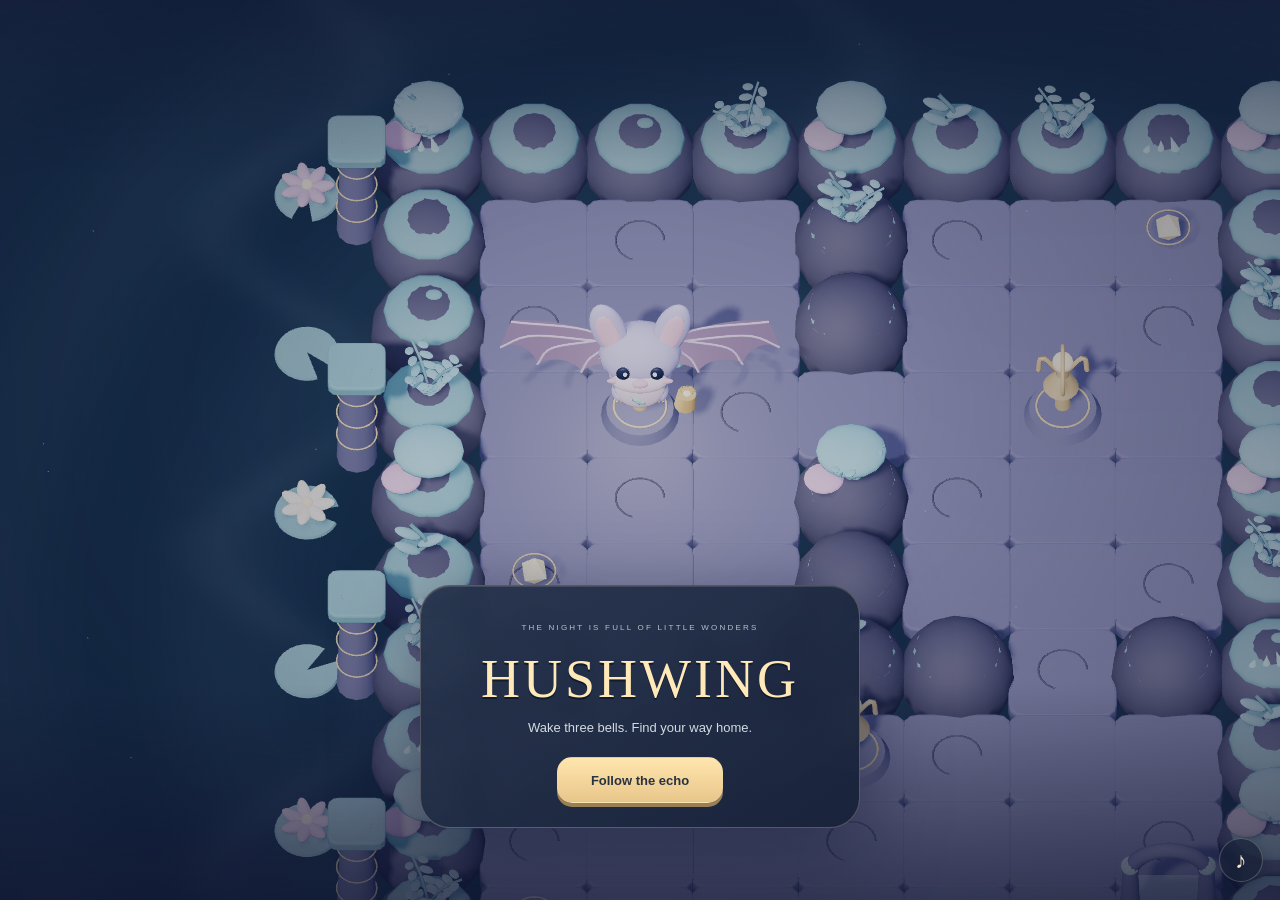
<file: index-source.html>
<!doctype html><html lang="en"><head><meta charset="utf-8"><meta name="viewport" content="width=device-width,initial-scale=1,viewport-fit=cover"><meta name="theme-color" content="#151c36"><meta name="description" content="A tiny bat. A forgotten garden. Echo your way through six living nocturnal dioramas."><title>Hushwing</title><link rel="icon" href="icon.svg"><link rel="stylesheet" href="style.css"></head><body>
<main id="app" data-mode="boot"><div id="world" role="img" aria-label="A miniature moonlit grotto with a flying bat, echo waves and bell lanterns"></div><div id="vignette"></div>
<header id="hud" hidden><div class="name"><span id="chapter"></span><strong id="place"></strong></div><div class="counts"><span id="bells" aria-live="polite"><svg viewBox="0 0 20 24" aria-hidden="true"><path d="M3 16h14l-2-3V8a5 5 0 0 0-10 0v5zM8 20q2 3 4 0M10 1v2"/></svg><b id="bell-count">0/3</b></span><span id="moons">◇ 0/3</span></div><button id="pause" class="small" aria-label="Pause">Ⅱ</button></header>
<div id="stones" hidden aria-label="Nearby stepping stones"></div><div id="marker" hidden aria-hidden="true"></div><output id="toast" aria-live="polite"></output>
<section id="panel"><span id="eyebrow">THE NIGHT IS FULL OF LITTLE WONDERS</span><h1 id="title">HUSHWING</h1><p id="description">Wake three bells. Find your way home.</p><div id="rating" hidden></div><div id="map" hidden></div><div id="actions"><button id="primary">Follow the echo <span>↗</span></button><button id="secondary" hidden></button><button id="restart" hidden>Restart walk</button></div><div id="wardrobe" hidden><button aria-label="Wear mint scarf" data-coat="0" class="coat" style="--swatch:#83bdb9"></button><button aria-label="Wear rose scarf" data-coat="1" class="coat" style="--swatch:#d49bb8"></button><button aria-label="Wear gold scarf" data-coat="2" class="coat" style="--swatch:#e5bd75"></button></div><p id="reward-note" hidden></p></section>
<div id="film" hidden><span id="film-tag"></span><strong id="film-title"></strong><button id="skip">Skip</button></div>
<footer id="controls" hidden><p id="hint">Tap Echo. Touch a path to fly.</p><button id="echo" aria-label="Send an echo"><svg viewBox="0 0 44 44" aria-hidden="true"><circle cx="22" cy="22" r="15"/><circle cx="22" cy="22" r="9"/><circle cx="22" cy="22" r="3" fill="currentColor" stroke="none"/></svg><span>Echo</span></button><span id="echo-count">0 / 9</span></footer>
<button id="sound" class="small" aria-label="Mute sound">♪</button><div id="fallback" hidden><h1>A little light is needed</h1><p>This browser could not start WebGL. Try another browser.</p></div></main>
<script src="vendor/three.min.js"></script><script type="module" src="app.mjs"></script></body></html>
</file>
<file: style.css>
:root{color-scheme:dark;font-family:Trebuchet MS,Arial,sans-serif;color:#f9e6c5;background:#151c36;--cream:#f9e6c5;--mint:#a4e8dc}*{box-sizing:border-box}html,body{margin:0;height:100%;overflow:hidden;overscroll-behavior:none}button{font:inherit;touch-action:manipulation;cursor:pointer;-webkit-tap-highlight-color:transparent;border:0;color:inherit}button:focus-visible{outline:3px solid #8fe4e4;outline-offset:4px}button:disabled{opacity:.28;cursor:default}button[hidden],[hidden]{display:none!important}#app{width:100%;height:100dvh;position:relative;overflow:hidden;isolation:isolate;user-select:none}#world{position:absolute;inset:0;touch-action:none}#world canvas{width:100%;height:100%;display:block}#vignette{pointer-events:none;position:absolute;inset:0;background:radial-gradient(ellipse at 50% 45%,transparent 25%,#10142f55 95%),linear-gradient(#11152f60,transparent 20%,transparent 76%,#11152f99)}#hud{position:absolute;top:max(12px,env(safe-area-inset-top));left:16px;right:16px;display:flex;align-items:center;gap:8px;pointer-events:none}#hud>*{pointer-events:auto}.name{display:flex;flex-direction:column;gap:4px;flex:1}.name span{font-size:9px;letter-spacing:2px;color:#b7c6d3}.name strong{font-family:Georgia,serif;font-size:18px;font-weight:normal}.counts{background:#172138bb;border:1px solid #a5cec22e;border-radius:17px;padding:8px 10px;display:flex;gap:9px;font-size:12px;font-weight:bold;color:#f6d9a9}.small{border:1px solid #e1e4d340;border-radius:50%;width:44px;height:44px;background:#19233ac9;box-shadow:0 3px 12px #0a122550;font-size:19px}#pause{font-size:16px}#sound{position:absolute;right:17px;bottom:max(18px,env(safe-area-inset-bottom));font-size:23px;z-index:5}#panel{position:absolute;left:50%;bottom:max(8%,40px);transform:translateX(-50%);width:min(440px,calc(100% - 32px));padding:30px 24px 24px;text-align:center;border:1px solid #e8d7bb44;border-radius:30px;background:linear-gradient(145deg,#26334cf2,#172139f5);box-shadow:0 20px 80px #080f2b80,inset 0 1px #ffe4bb22;backdrop-filter:blur(12px)}#eyebrow{font-size:8px;letter-spacing:2.2px;color:#b1c4cb}h1{font-family:Georgia,serif;letter-spacing:3px;font-weight:normal;font-size:clamp(38px,9vw,54px);margin:14px 0 6px;color:#ffe9b8;text-shadow:0 2px #101b2e}#description{font-size:13px;line-height:1.5;color:#d3dce1;margin:8px 0 20px}#actions{display:flex;justify-content:center;align-items:center;gap:9px;flex-wrap:wrap}#actions button{min-height:46px;padding:12px 20px;border-radius:15px;border:1px solid #d4d8c236;font-size:13px;background:#d4e4d50c}#actions #primary{background:linear-gradient(#ffe6ae,#e8c68a);box-shadow:0 4px #9b7f54;color:#293340;font-weight:bold;min-width:166px}#primary span{margin-left:12px}#actions #restart{font-size:11px;padding:9px 12px;color:#becbd3}#rating{font-size:29px;letter-spacing:8px;color:#ffdc9c;margin:12px 0 20px}#map{display:grid;grid-template-columns:repeat(3,1fr);gap:9px;margin:16px 0 20px}#map button{min-height:74px;border:1px solid #b2d1d333;border-radius:15px;background:#29415966;display:flex;flex-direction:column;align-items:center;justify-content:center;gap:6px;font-size:11px}#map button b{font-family:Georgia,serif;font-size:19px;font-weight:normal}#map button span{font-size:10px;letter-spacing:3px;color:#f1d4a0}#map button.locked b{color:#8695aa}#wardrobe{display:flex;justify-content:center;gap:16px;margin:20px 0 0}.coat{width:44px;height:44px;border-radius:50%;border:1px solid #b6d7cf55;background:#ffffff09;position:relative}.coat:after{content:'';position:absolute;inset:10px;border-radius:50% 50% 20% 50%;background:var(--swatch);transform:rotate(-25deg);box-shadow:0 2px 4px #101c30}.coat[aria-pressed=true]{outline:2px solid var(--cream);outline-offset:3px}#reward-note{font-size:10px;line-height:1.6;color:#afc4cc;margin:18px 0 0}#film{position:absolute;inset:0;display:flex;flex-direction:column;align-items:center;justify-content:flex-end;gap:11px;padding:0 22px 15%;pointer-events:none;background:linear-gradient(transparent 55%,#10132a88)}#film>span{font-size:10px;letter-spacing:3px;color:#d0d7db}#film strong{font:normal 26px Georgia,serif;color:#ffe5b7;text-align:center}#skip{position:absolute;right:16px;top:max(16px,env(safe-area-inset-top));border:1px solid #d5dfcd44;border-radius:16px;min-height:44px;padding:10px 18px;background:#152138aa;pointer-events:auto;font-size:11px}#controls{position:absolute;bottom:max(18px,env(safe-area-inset-bottom));left:50%;transform:translateX(-50%);display:flex;flex-direction:column;align-items:center;gap:5px;pointer-events:none;width:280px}#hint{font-size:11px;letter-spacing:.2px;margin:0 0 5px;color:#cfdae1;text-shadow:0 2px 6px #080d22}#echo{pointer-events:auto;width:76px;height:76px;border-radius:50%;border:1px solid #c7efdf77;background:radial-gradient(circle at 40% 25%,#668c93,#3a5a70);box-shadow:0 4px #192d43,0 6px 23px #73d8c333;display:flex;align-items:center;justify-content:center;flex-direction:column;gap:1px;position:relative;overflow:hidden}#echo svg{width:38px;height:38px;fill:none;stroke:currentColor;stroke-width:1.2;color:#e4f7df}#echo span{font-size:9px;letter-spacing:1px;text-transform:uppercase}#echo:active{transform:translateY(3px);box-shadow:0 1px #192d43}#echo[data-cooling=true]{filter:saturate(.5);opacity:.66}#echo-count{font-size:8px;letter-spacing:2px;color:#96b0bd}#toast{position:absolute;top:18%;left:50%;transform:translate(-50%,-6px);border:1px solid #e7efcd35;background:#1c3149da;border-radius:18px;padding:9px 17px;font-size:12px;opacity:0;transition:opacity .15s,transform .2s;pointer-events:none;white-space:nowrap}#toast.show{opacity:1;transform:translate(-50%,0)}#marker{position:absolute;width:20px;height:20px;border:1px solid #a0edcd88;box-shadow:0 0 13px #a0edcd22;border-radius:50%;pointer-events:none;transform:translate(-50%,-50%)}#fallback{position:absolute;inset:0;background:#182238;display:grid;place-content:center;padding:24px;text-align:center}#fallback h1{font-size:28px}#fallback p{font-size:13px;max-width:300px}#app[data-mode=menu] #sound{bottom:18px}#app[data-mode=map] #panel{bottom:50%;transform:translate(-50%,50%)}#app[data-mode=paused] #panel{bottom:50%;transform:translate(-50%,50%)}#app[data-mode=result] #panel{bottom:8%}
#stones{position:absolute;inset:0;pointer-events:none}.step-stone{position:absolute;transform:translate(-50%,-50%);width:44px;height:44px;border-radius:50%;pointer-events:auto;background:transparent;padding:0;color:#b2cdbb77;font-size:26px;text-shadow:0 0 8px #98e9d5}.step-stone span{display:block;transform:scaleY(.75)}.step-stone:hover,.step-stone:active{background:#b1ebd81a;outline:1px solid #8cc3c233}
@media(max-width:350px){#hud{left:12px;right:12px}.name strong{font-size:15px}.name span{font-size:8px;letter-spacing:1px}.counts{gap:6px;padding:8px;font-size:11px}#panel{padding:25px 18px 21px}#controls{bottom:12px}#hint{font-size:10px}#echo{width:65px;height:65px}}
@media(max-height:490px) and (min-aspect-ratio:1/1){#panel{left:26px;bottom:22px;transform:none;width:330px;padding:20px}#panel h1{font-size:36px;margin-top:10px}#description{margin-bottom:14px}#eyebrow{font-size:7px}#controls{left:auto;right:20px;bottom:18px;transform:none;width:180px}#sound{bottom:18px;right:auto;left:18px}#echo{width:65px;height:65px}#hint{font-size:9px}#app[data-mode=paused] #panel,#app[data-mode=map] #panel{bottom:50%;left:50%;transform:translate(-50%,50%);width:390px;padding:16px}#map{margin:9px 0;grid-template-columns:repeat(6,1fr);gap:5px}#map button{min-height:60px;font-size:9px}#wardrobe{margin-top:10px}#app[data-mode=result] #panel{bottom:20px}#rating{margin:8px 0 14px;font-size:24px}#reward-note{font-size:8px;margin:10px 0 0}#film{padding-bottom:10%}}
@media(prefers-reduced-motion:reduce){*{scroll-behavior:auto;transition:none!important}}

#bells{display:inline-flex;align-items:center;gap:4px}#bells svg{width:13px;height:16px;fill:none;stroke:currentColor;stroke-width:1.4;stroke-linejoin:round}#bells b{font:inherit}
</file>
